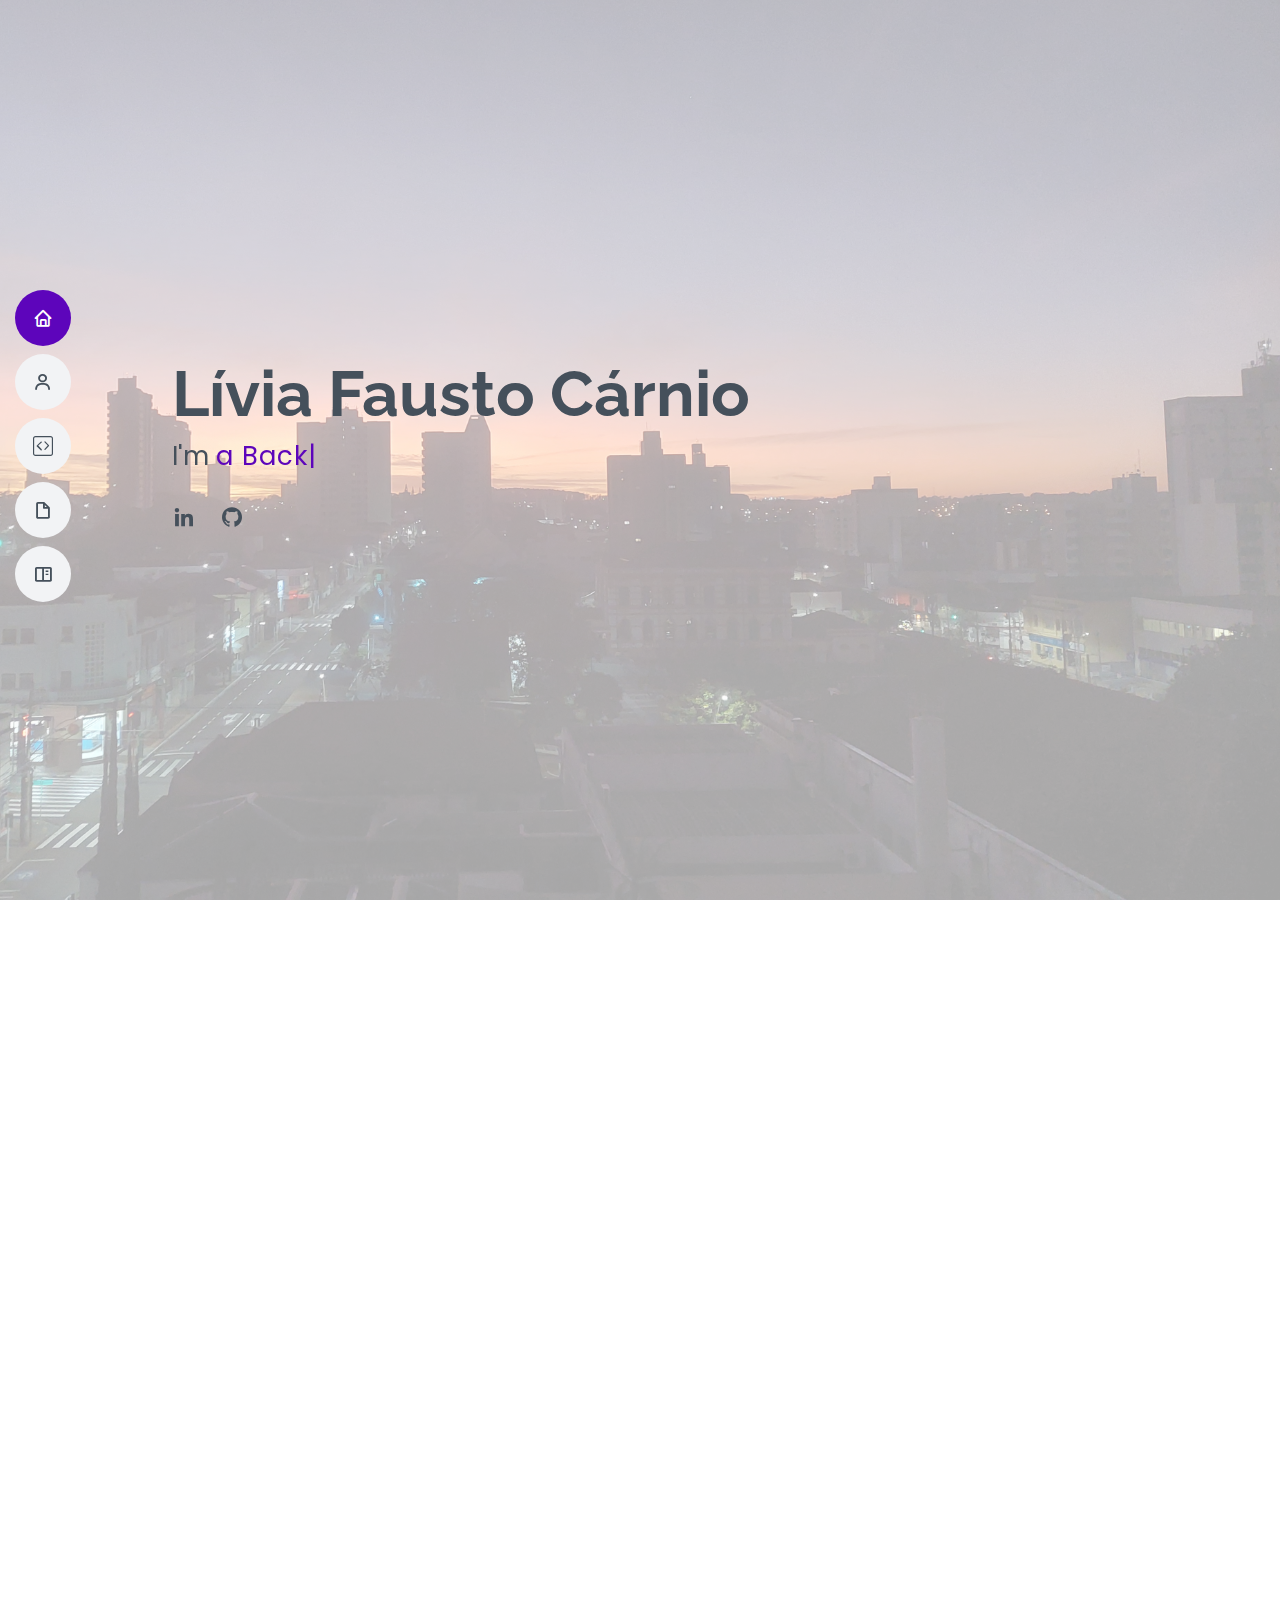
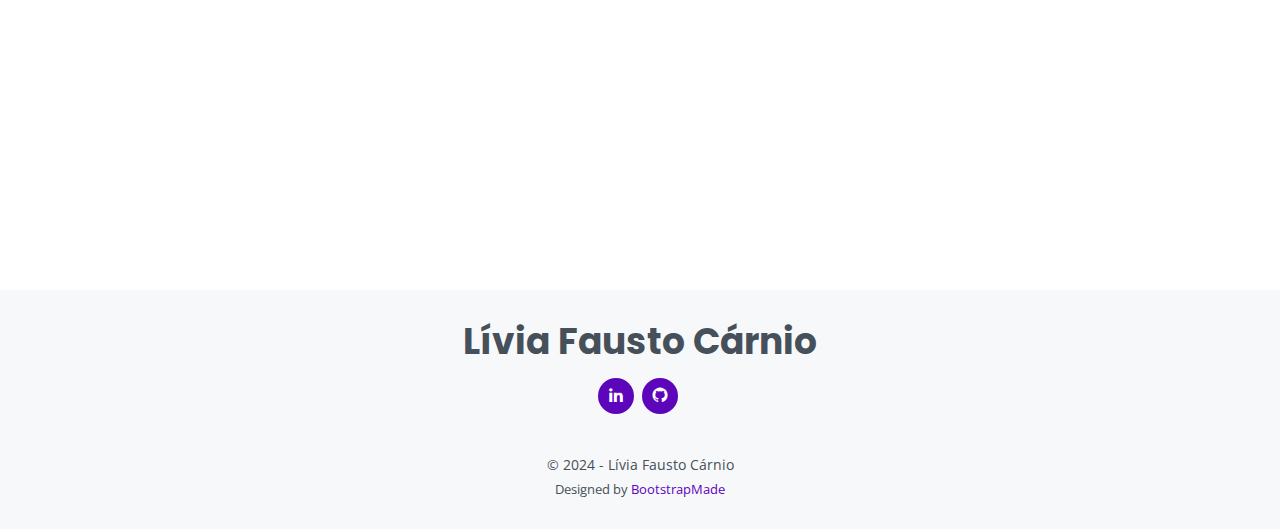
<file: index.html>
<!DOCTYPE html>
<html lang="pt-BR">
    <head>
        <meta charset="UTF-8">
        <meta name="viewport" content="width=device-width, initial-scale=1.0">
        <title>Lívia Fausto Cárnio</title>

        <link href="https://img.icons8.com/ios/250/FFFFFF/source-code.png" rel="icon">

        <!-- Google Fonts -->
        <link href="https://fonts.googleapis.com/css?family=Open+Sans:300,300i,400,400i,600,600i,700,700i|Raleway:300,300i,400,400i,500,500i,600,600i,700,700i|Poppins:300,300i,400,400i,500,500i,600,600i,700,700i" rel="stylesheet">

        <!-- Vendor CSS Files -->
        <link href="assets/vendor/aos/aos.css" rel="stylesheet">
        <link href="assets/vendor/bootstrap/css/bootstrap.min.css" rel="stylesheet">
        <link href="assets/vendor/bootstrap-icons/bootstrap-icons.css" rel="stylesheet">
        <link href="assets/vendor/boxicons/css/boxicons.min.css" rel="stylesheet">
        <link href="assets/vendor/glightbox/css/glightbox.min.css" rel="stylesheet">
        <link href="assets/vendor/swiper/swiper-bundle.min.css" rel="stylesheet">

        <!-- Project's main CSS file -->
        <link href="assets/css/style.css" rel="stylesheet">

        <!-- =======================================================
        * Template Name: MyResume
        * Template URL: https://bootstrapmade.com/free-html-bootstrap-template-my-resume/
        * Updated: Mar 17 2024 with Bootstrap v5.3.3
        * Author: BootstrapMade.com
        * License: https://bootstrapmade.com/license/
        ======================================================== -->
    </head>
    <body>
        <i class="bi bi-list mobile-nav-toggle d-lg-none"></i>

        <!-- ======= Header ======= -->
        <header id="header" class="d-flex flex-column justify-content-center">
            <nav id="navbar" class="navbar nav-menu">
                <ul>
                    <li><a href="#hero"class="nav-link scrollto active"><i class="bx bx-home"></i> <span>Home</span></a></li>
                    <li><a href="#about" class="nav-link scrollto"><i class="bx bx-user"></i> <span>Sobre</span></a></li>
                    <li><a href="#skills" class="nav-link scrollto"><i class="bi bi-code-square"></i> <span>Habilidades</span></a></li>
                    <li><a href="#resume" class="nav-link scrollto"><i class="bx bx-file-blank"></i> <span>Currículo</span></a></li>
                    <li><a href="#portfolio" class="nav-link scrollto"><i class="bx bx-book-content"></i> <span>Projetos</span></a></li>
                </ul>
            </nav>
        </header>

        <!-- ======= Hero Section ======= -->
        <section id="hero" class="d-flex flex-column justify-content-center">
            <div class="container" data-aos="zoom-in" data-aos-delay="100">
                <h1>Lívia Fausto Cárnio</h1>
                <p>I'm <span class="typed" data-typed-items="a Backend Software Engineer, a Problem Solver, Human"></span></p>
                <div class="social-links">
                    <a href="https://www.linkedin.com/in/liviafausto/" class="linkedin"><i class="bx bxl-linkedin"></i></a>
                    <a href="https://github.com/liviafausto" class="github"><i class="bx bxl-github"></i></a>
                </div>
            </div>
        </section>

        <main id="main">
            <!-- ======= About Section ======= -->
            <section id="about" class="about">
                <div class="container" data-aos="fade-up">
                    <div class="section-title">
                        <h2>Sobre</h2>
                    </div>
                    <div class="row">
                        <div class="col-lg-4">
                            <img src="assets/img/profile-pic.jpeg" class="img-fluid" alt="Profile picture">
                        </div>
                        <div class="col-lg-8 pt-4 pt-lg-0 content">
                            <h3>Desenvolvedora de Sistemas Backend</h3>
                            <p class="fst-italic">
                                Atualmente estou cursando Sistemas de Informação na USP e trabalhando em período integral com desenvolvimento e sustentação de sistemas back-end em Java. Sou apaixonada por tecnologia e por aprender novos assuntos. Busco aprimorar meu conhecimento cada vez mais para construir sistemas eficientes e funcionais com segurança e qualidade.
                            </p>
                            <div class="row">
                                <div class="col-lg-6">
                                    <ul>
                                        <li><i class="bi bi-chevron-right"></i> <strong>Aniversário:</strong> <span>3 de abril</span></li>
                                        <li><i class="bi bi-chevron-right"></i> <strong>Cidade:</strong> <span>São Carlos, SP</span></li>
                                    </ul>
                                </div>
                                <div class="col-lg-6">
                                    <ul>
                                      <li><i class="bi bi-chevron-right"></i> <strong>Idade:</strong> <span>21</span></li>
                                      <li><i class="bi bi-chevron-right"></i> <strong>Grau de Formação:</strong> <span>Bacharelado</span></li>
                                    </ul>
                                  </div>
                            </div>
                            <p>
                                Comecei minha jornada na tecnologia lá por volta de 2019, quando decidi fazer uma simples página customizada de presente de aniversário para minha amiga usando apenas HTML e CSS - aprendi tudo através de vídeos na internet. Foi nesse ano que tive certeza que iria seguir na área da tecnologia.
                            </p>
                            <p>
                                Em 2022, realizei um dos meus maiores sonhos: entrei para o curso de Bacharelado em Sistemas de Informação na USP de São Carlos. Com o tempo e o aprendizado na faculdade, comecei a me interessar mais pelo back-end, principalmente pela linguagem Java. Em julho de 2023 consegui minha primeira oportunidade de estágio.
                            </p>
                        </div>
                    </div>

                </div>

            </section>

            <!-- ======= Skills Section ======= -->
            <section id="skills" class="skills section-bg">
                <div class="container" data-aos="fade-up">
                    <div class="section-title">
                        <h2>Habilidades</h2>
                    </div>
        
                    <div class="row skills-content">
                        <div class="col-lg-6">

                            <div class="progress">
                                <span class="skill">C <i class="val">100%</i></span>
                                <div class="progress-bar-wrap">
                                    <div class="progress-bar" role="progressbar" aria-valuenow="100" aria-valuemin="0" aria-valuemax="100"></div>
                                </div>
                            </div>

                            <div class="progress">
                                <span class="skill">Java <i class="val">100%</i></span>
                                <div class="progress-bar-wrap">
                                    <div class="progress-bar" role="progressbar" aria-valuenow="100" aria-valuemin="0" aria-valuemax="100"></div>
                                </div>
                            </div>
        
                            <div class="progress">
                                <span class="skill">Spring <i class="val">90%</i></span>
                                <div class="progress-bar-wrap">
                                    <div class="progress-bar" role="progressbar" aria-valuenow="90" aria-valuemin="0" aria-valuemax="100"></div>
                                </div>
                            </div>

                            <div class="progress">
                                <span class="skill">Docker <i class="val">40%</i></span>
                                <div class="progress-bar-wrap">
                                    <div class="progress-bar" role="progressbar" aria-valuenow="40" aria-valuemin="0" aria-valuemax="100"></div>
                                </div>
                            </div>

                        </div>
        
                        <div class="col-lg-6">

                            <div class="progress">
                                <span class="skill">Oracle DB <i class="val">80%</i></span>
                                <div class="progress-bar-wrap">
                                    <div class="progress-bar" role="progressbar" aria-valuenow="80" aria-valuemin="0" aria-valuemax="100"></div>
                                </div>
                            </div>

                            <div class="progress">
                                <span class="skill">PostgreSQL <i class="val">75%</i></span>
                                <div class="progress-bar-wrap">
                                    <div class="progress-bar" role="progressbar" aria-valuenow="75" aria-valuemin="0" aria-valuemax="100"></div>
                                </div>
                            </div>

                            <div class="progress">
                                <span class="skill">HTML <i class="val">60%</i></span>
                                <div class="progress-bar-wrap">
                                    <div class="progress-bar" role="progressbar" aria-valuenow="60" aria-valuemin="0" aria-valuemax="100"></div>
                                </div>
                            </div>

                            <div class="progress">
                                <span class="skill">CSS <i class="val">50%</i></span>
                                <div class="progress-bar-wrap">
                                    <div class="progress-bar" role="progressbar" aria-valuenow="50" aria-valuemin="0" aria-valuemax="100"></div>
                                </div>
                            </div>

                        </div>
                    </div>
                </div>
            </section>

            <!-- ======= Resume Section ======= -->
            <section id="resume" class="resume">
                <div class="container" data-aos="fade-up">

                    <div class="section-title">
                        <h2>Currículo</h2>
                    </div>

                    <div class="row">
                        <div class="col-lg-6">

                            <h3 class="resume-title">Educação</h3>
                            <div class="resume-item">
                                <h4>Bacharelado em Sistemas de Informação</h4>
                                <h5>2022 - Presente</h5>
                                <p><em>Universidade de São Paulo - São Carlos, SP - Brasil</em></p>
                                <p>Curso que fornece uma boa formação matemática e uma sólida formação em computação, principalmente de técnicas de programação e metodologias para o desenvolvimento de sistemas de informação. <a href="https://www.icmc.usp.br/graduacao/sistemas-de-informacao-bacharelado">Saiba mais</a>.</p>
                            </div>

                            <h3 class="resume-title">Certificados</h3>
                            <div class="resume-item">
                                <h4>Certificado de Inglês Avançado (C1 Advanced)</h4>
                                <h5>dez de 2019</h5>
                                <p><em>Cambridge Assessment English</em></p>
                                <p>C1 Advanced, anteriormente denominado Cambridge English: Advanced (CAE), é uma das <a href="https://www.cambridgeenglish.org/br/exams-and-tests/qualifications/">Qualificações Cambridge English</a>.</p>
                                <ul>
                                    <li>Pontuação: 193/210</li>
                                    <li>Código da credencial: <b>19CBR0220012</b></li>
                                  </ul>
                            </div>

                        </div>

                        <div class="col-lg-6">

                            <h3 class="resume-title">Experiência Profissional</h3>
                            <div class="resume-item">
                                <h4>Desenvolvedora de sistemas júnior</h4>
                                <h5>out de 2023 - Presente</h5>
                                <p><em>DBC Company - Remoto - Brasil</em></p>
                                <ul>
                                    <li>Sustentação de aplicações Web Java</li>
                                    <li>Investigação de incidentes em ambiente Azure</li>
                                    <li>Troubleshooting de problemas envolvendo servidores on-premises</li>
                                    <li>Migração de projetos legados on-premises para ambiente Cloud Azure</li>
                                  </ul>
                            </div>

                            <div class="resume-item">
                                <h4>Estágio em engenharia de software</h4>
                                <h5>jul de 2023 - set de 2023</h5>
                                <p><em>DBC Company - Remoto - Brasil</em></p>
                                <ul>
                                    <li>Desenvolvimento de aplicações back-end com Java e Spring Boot</li>
                                    <li>Criação de scripts para schema de bancos de dados Oracle</li>
                                    <li>Criação de Dockerfile para aplicações back-end</li>
                                    <li>Participação nos ritos de Desenvolvimento Ágil</li>
                                </ul>
                            </div>

                        </div>
                    </div>

                </div>
            </section>

            <!-- ======= Portfolio Section ======= -->
            <section id="portfolio" class="portfolio section-bg">
                <div class="container" data-aos="fade-up">
                    <div class="section-title">
                        <h2>Portfólio</h2>
                    </div>

                    <div class="row">
                        <div class="col-lg-12 d-flex justify-content-center" data-aos="fade-up" data-aos-delay="100">
                            <ul id="portfolio-flters">
                                <li data-filter="*" class="filter-active">All</li>
                                <li data-filter=".filter-desktop">Desktop</li>
                                <li data-filter=".filter-web">Web</li>
                            </ul>
                        </div>
                    </div>

                    <div class="row portfolio-container" data-aos="fade-up" data-aos-delay="200">
                        <div class="col-lg-4 col-md-6 portfolio-item filter-desktop">
                            <div class="portfolio-wrap">
                                <img src="assets/img/portfolio/chess-system/felix-mittermeier-nAjil1z3eLk-unsplash.jpg" class="img-fluid" alt="Tabuleiro de xadrez com o rei branco caído no centro enquanto as outras peças formam um círculo envolta dele.">
                                <div class="portfolio-info">
                                    <h4>Jogo de Xadrez</h4>
                                    <p>Desktop</p>
                                    <div class="portfolio-links">
                                        <a href="assets/img/portfolio/chess-system/felix-mittermeier-nAjil1z3eLk-unsplash.jpg" data-gallery="portfolioGallery" class="portfolio-lightbox" title="Jogo de Xadrez"><i class="bx bx-plus"></i></a>
                                        <a href="jogo-de-xadrez.html" class="portfolio-details-lightbox" data-glightbox="type: external" title="Jogo de Xadrez"><i class="bx bx-link"></i></a>
                                    </div>
                                </div>
                            </div>
                        </div>

                        <div class="col-lg-4 col-md-6 portfolio-item filter-web">
                            <div class="portfolio-wrap">
                                <img src="assets/img/portfolio/flixsync/alex-litvin-MAYsdoYpGuk-unsplash.jpg" class="img-fluid" alt="Projetor de filme ligado">
                                <div class="portfolio-info">
                                    <h4>FlixSync</h4>
                                    <p>Web</p>
                                    <div class="portfolio-links">
                                        <a href="assets/img/portfolio/flixsync/alex-litvin-MAYsdoYpGuk-unsplash.jpg" data-gallery="portfolioGallery" class="portfolio-lightbox" title="FlixSync"><i class="bx bx-plus"></i></a>
                                        <a href="flixsync.html" class="portfolio-details-lightbox" data-glightbox="type: external" title="FlixSync"><i class="bx bx-link"></i></a>
                                    </div>
                                </div>
                            </div>
                        </div>
                    </div>
                </div>
            </section>
            
        </main>

        <footer id="footer">
            <div class="container">
                <h3>Lívia Fausto Cárnio</h3>
            </div>
            <div class="social-links">
                <a href="https://www.linkedin.com/in/liviafausto/" class="linkedin"><i class="bx bxl-linkedin"></i></a>
                <a href="https://github.com/liviafausto" class="github"><i class="bx bxl-github"></i></a>
            </div>
            <div class="copyright">
                &copy; 2024 - Lívia Fausto Cárnio
            </div>
            <div class="credits">
                Designed by <a href="https://bootstrapmade.com/">BootstrapMade</a>
              </div>
        </footer>


        <div id="preloader"></div>
        <a href="#" class="back-to-top d-flex align-items-center justify-content-center"><i class="bi bi-arrow-up-short"></i></a>

        <!-- Vendor JS Files -->
        <script src="assets/vendor/purecounter/purecounter_vanilla.js"></script>
        <script src="assets/vendor/aos/aos.js"></script>
        <script src="assets/vendor/bootstrap/js/bootstrap.bundle.min.js"></script>
        <script src="assets/vendor/glightbox/js/glightbox.min.js"></script>
        <script src="assets/vendor/isotope-layout/isotope.pkgd.min.js"></script>
        <script src="assets/vendor/swiper/swiper-bundle.min.js"></script>
        <script src="assets/vendor/typed.js/typed.umd.js"></script>
        <script src="assets/vendor/waypoints/noframework.waypoints.js"></script>
        <script src="assets/vendor/php-email-form/validate.js"></script>

        <!-- Project's main JS File -->
        <script src="assets/js/main.js"></script>

    </body>
</html>
</file>
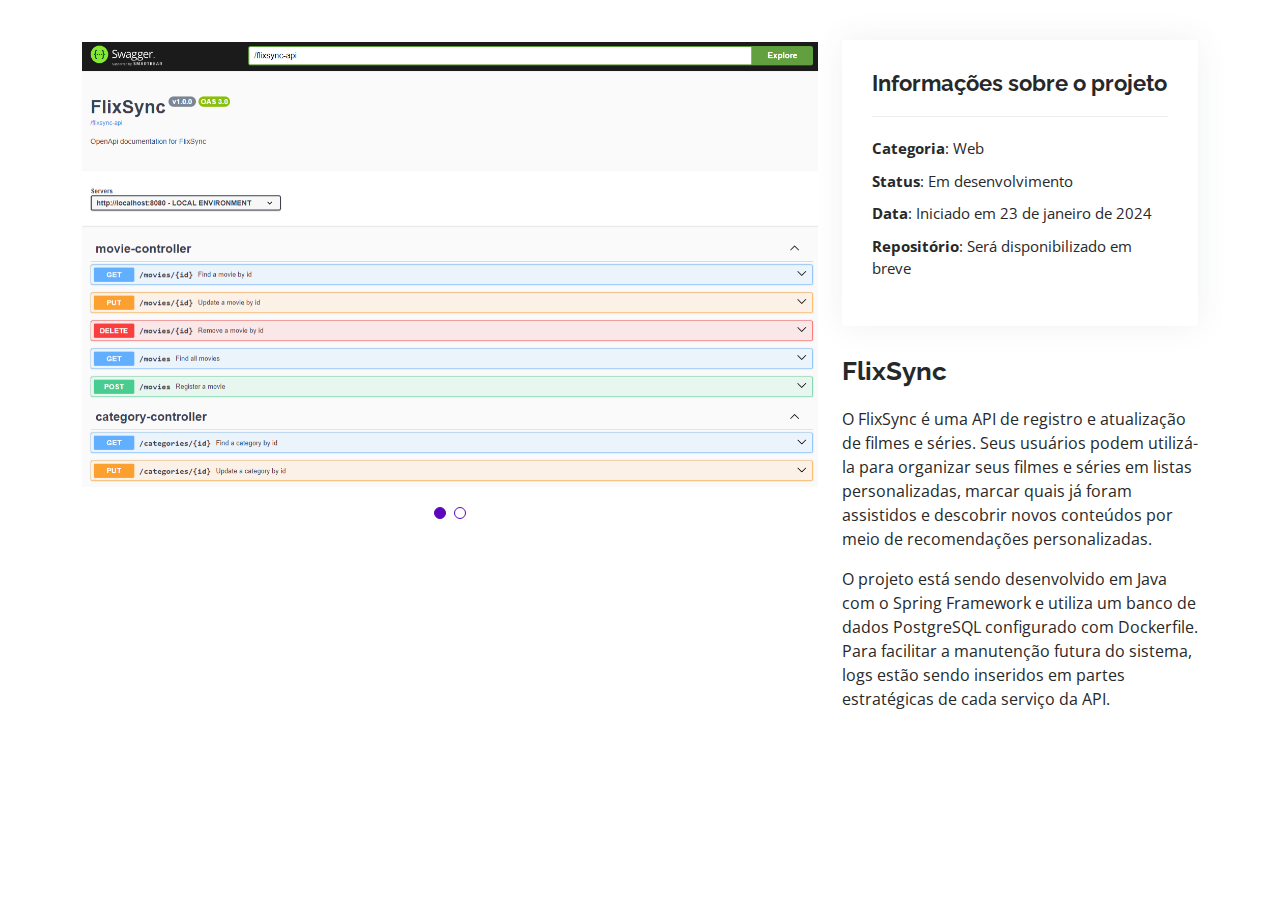
<file: flixsync.html>
<!DOCTYPE html>
<html lang="pt-BR">
    <head>
        <meta charset="UTF-8">
        <meta name="viewport" content="width=device-width, initial-scale=1.0">
        <title>FlixSync</title>

        <!-- Google Fonts -->
        <link href="https://fonts.googleapis.com/css?family=Open+Sans:300,300i,400,400i,600,600i,700,700i|Raleway:300,300i,400,400i,500,500i,600,600i,700,700i|Poppins:300,300i,400,400i,500,500i,600,600i,700,700i" rel="stylesheet">

        <!-- Vendor CSS Files -->
        <link href="assets/vendor/aos/aos.css" rel="stylesheet">
        <link href="assets/vendor/bootstrap/css/bootstrap.min.css" rel="stylesheet">
        <link href="assets/vendor/bootstrap-icons/bootstrap-icons.css" rel="stylesheet">
        <link href="assets/vendor/boxicons/css/boxicons.min.css" rel="stylesheet">
        <link href="assets/vendor/glightbox/css/glightbox.min.css" rel="stylesheet">
        <link href="assets/vendor/swiper/swiper-bundle.min.css" rel="stylesheet">

        <!-- Project's main CSS file -->
        <link href="assets/css/style.css" rel="stylesheet">

        <!-- =======================================================
        * Template Name: MyResume
        * Template URL: https://bootstrapmade.com/free-html-bootstrap-template-my-resume/
        * Updated: Mar 17 2024 with Bootstrap v5.3.3
        * Author: BootstrapMade.com
        * License: https://bootstrapmade.com/license/
        ======================================================== -->
    </head>
    <body>
        <main>
            <!-- ======= Portfolio Details Section ======= -->
            <section id="portfolio-details" class="portfolio-details">
                <div class="container">
                    <div class="row gy-4">
                        <div class="col-lg-8">
                            <div class="portfolio-details-slider swiper">
                                <div class="swiper-wrapper align-items-center">
                                    
                                    <div class="swiper-slide">
                                        <img src="assets/img/portfolio/flixsync/flixsync-01.png" alt="Swagger do FlixSync que mostra alguns dos endpoints básicos já desenvolvidos para filmes e categorias.">
                                    </div>

                                    <div class="swiper-slide">
                                        <img src="assets/img/portfolio/flixsync/flixsync-02.png" alt="Swagger do FlixSync que mostra o método de buscar categoria por ID executado com sucesso.">
                                    </div>

                                </div>
                                <div class="swiper-pagination"></div>
                            </div>
                        </div>

                        <div class="col-lg-4">
                            <div class="portfolio-info">
                                <h3>Informações sobre o projeto</h3>
                                <ul>
                                    <li><strong>Categoria</strong>: Web</li>
                                    <li><strong>Status</strong>: Em desenvolvimento</li>
                                    <li><strong>Data</strong>: Iniciado em 23 de janeiro de 2024</li>
                                    <li><strong>Repositório</strong>: Será disponibilizado em breve</li>
                                    <!--<a href="https://github.com/liviafausto/FlixSync">github.com/liviafausto/FlixSync</a>-->
                                </ul>
                            </div>

                            <div class="portfolio-description">
                                <h2>FlixSync</h2>
                                <p>
                                    O FlixSync é uma API de registro e atualização de filmes e séries. Seus usuários podem utilizá-la para organizar seus filmes e séries em listas personalizadas, marcar quais já foram assistidos e descobrir novos conteúdos por meio de recomendações personalizadas.
                                </p>
                                <p>
                                    O projeto está sendo desenvolvido em Java com o Spring Framework e utiliza um banco de dados PostgreSQL configurado com Dockerfile. Para facilitar a manutenção futura do sistema, logs estão sendo inseridos em partes estratégicas de cada serviço da API.
                                </p>
                            </div>
                        </div>
                    </div>
                </div>
            </section>

        </main>

        <div id="preloader"></div>
        <a href="#" class="back-to-top d-flex align-items-center justify-content-center"><i class="bi bi-arrow-up-short"></i></a>
      
        <!-- Vendor JS Files -->
        <script src="assets/vendor/purecounter/purecounter_vanilla.js"></script>
        <script src="assets/vendor/aos/aos.js"></script>
        <script src="assets/vendor/bootstrap/js/bootstrap.bundle.min.js"></script>
        <script src="assets/vendor/glightbox/js/glightbox.min.js"></script>
        <script src="assets/vendor/isotope-layout/isotope.pkgd.min.js"></script>
        <script src="assets/vendor/swiper/swiper-bundle.min.js"></script>
        <script src="assets/vendor/typed.js/typed.umd.js"></script>
        <script src="assets/vendor/waypoints/noframework.waypoints.js"></script>
        <script src="assets/vendor/php-email-form/validate.js"></script>
      
        <!-- Template Main JS File -->
        <script src="assets/js/main.js"></script>

    </body>
</html>
</file>
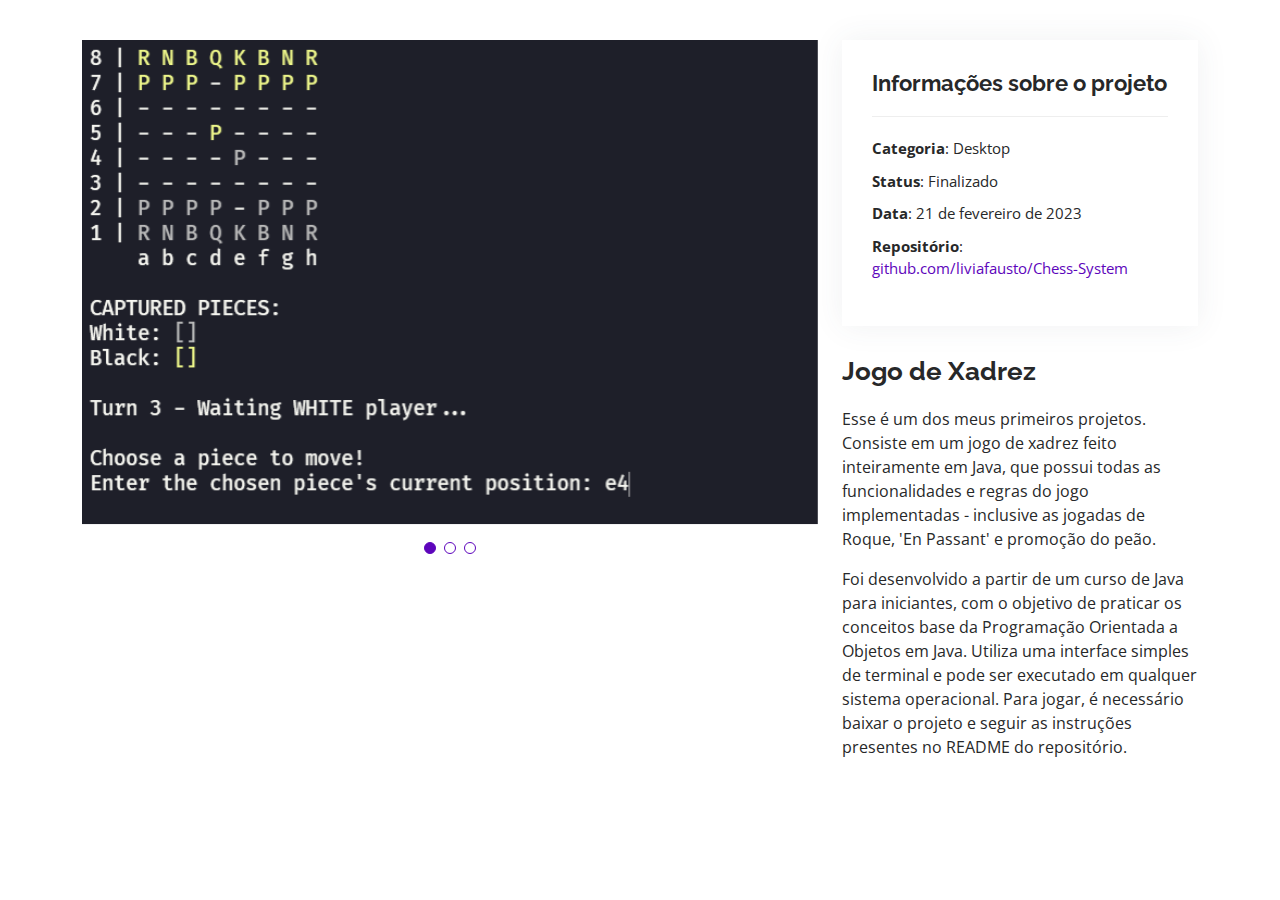
<file: jogo-de-xadrez.html>
<!DOCTYPE html>
<html lang="pt-BR">
    <head>
        <meta charset="UTF-8">
        <meta name="viewport" content="width=device-width, initial-scale=1.0">
        <title>Jogo de Xadrez</title>

        <!-- Google Fonts -->
        <link href="https://fonts.googleapis.com/css?family=Open+Sans:300,300i,400,400i,600,600i,700,700i|Raleway:300,300i,400,400i,500,500i,600,600i,700,700i|Poppins:300,300i,400,400i,500,500i,600,600i,700,700i" rel="stylesheet">

        <!-- Vendor CSS Files -->
        <link href="assets/vendor/aos/aos.css" rel="stylesheet">
        <link href="assets/vendor/bootstrap/css/bootstrap.min.css" rel="stylesheet">
        <link href="assets/vendor/bootstrap-icons/bootstrap-icons.css" rel="stylesheet">
        <link href="assets/vendor/boxicons/css/boxicons.min.css" rel="stylesheet">
        <link href="assets/vendor/glightbox/css/glightbox.min.css" rel="stylesheet">
        <link href="assets/vendor/swiper/swiper-bundle.min.css" rel="stylesheet">

        <!-- Project's main CSS file -->
        <link href="assets/css/style.css" rel="stylesheet">

        <!-- =======================================================
        * Template Name: MyResume
        * Template URL: https://bootstrapmade.com/free-html-bootstrap-template-my-resume/
        * Updated: Mar 17 2024 with Bootstrap v5.3.3
        * Author: BootstrapMade.com
        * License: https://bootstrapmade.com/license/
        ======================================================== -->
    </head>
    <body>
        <main>
            <!-- ======= Portfolio Details Section ======= -->
            <section id="portfolio-details" class="portfolio-details">
                <div class="container">
                    <div class="row gy-4">
                        <div class="col-lg-8">
                            <div class="portfolio-details-slider swiper">
                                <div class="swiper-wrapper align-items-center">

                                    <div class="swiper-slide">
                                        <img src="assets/img/portfolio/chess-system/chess-system-01.png" alt="Jogo de xadrez em execução no terminal, no qual o jogador identifica qual peça quer mover.">
                                    </div>

                                    <div class="swiper-slide">
                                        <img src="assets/img/portfolio/chess-system/chess-system-02.png" alt="Jogo de xadrez em execução no terminal, no qual o jogador identifica para qual posição quer mover sua peça.">
                                    </div>

                                    <div class="swiper-slide">
                                        <img src="assets/img/portfolio/chess-system/chess-system-03.png" alt="Jogo de xadrez em execução no terminal, no qual o jogador capturou uma peça de seu adversário.">
                                    </div>

                                </div>
                                <div class="swiper-pagination"></div>
                            </div>
                        </div>

                        <div class="col-lg-4">
                            <div class="portfolio-info">
                                <h3>Informações sobre o projeto</h3>
                                <ul>
                                  <li><strong>Categoria</strong>: Desktop</li>
                                  <li><strong>Status</strong>: Finalizado</li>
                                  <li><strong>Data</strong>: 21 de fevereiro de 2023</li>
                                  <li><strong>Repositório</strong>: <a href="https://github.com/liviafausto/Chess-System">github.com/liviafausto/Chess-System</a></li>
                                </ul>
                            </div>

                            <div class="portfolio-description">
                                <h2>Jogo de Xadrez</h2>
                                <p>
                                    Esse é um dos meus primeiros projetos. Consiste em um jogo de xadrez feito inteiramente em Java, que possui todas as funcionalidades e regras do jogo implementadas - inclusive as jogadas de Roque, 'En Passant' e promoção do peão.
                                </p>
                                <p>
                                    Foi desenvolvido a partir de um curso de Java para iniciantes, com o objetivo de praticar os conceitos base da Programação Orientada a Objetos em Java. Utiliza uma interface simples de terminal e pode ser executado em qualquer sistema operacional. Para jogar, é necessário baixar o projeto e seguir as instruções presentes no README do repositório.
                                </p>
                            </div>
                        </div>
                    </div>
                </div>
            </section>

        </main>

        <div id="preloader"></div>
        <a href="#" class="back-to-top d-flex align-items-center justify-content-center"><i class="bi bi-arrow-up-short"></i></a>
      
        <!-- Vendor JS Files -->
        <script src="assets/vendor/purecounter/purecounter_vanilla.js"></script>
        <script src="assets/vendor/aos/aos.js"></script>
        <script src="assets/vendor/bootstrap/js/bootstrap.bundle.min.js"></script>
        <script src="assets/vendor/glightbox/js/glightbox.min.js"></script>
        <script src="assets/vendor/isotope-layout/isotope.pkgd.min.js"></script>
        <script src="assets/vendor/swiper/swiper-bundle.min.js"></script>
        <script src="assets/vendor/typed.js/typed.umd.js"></script>
        <script src="assets/vendor/waypoints/noframework.waypoints.js"></script>
        <script src="assets/vendor/php-email-form/validate.js"></script>
      
        <!-- Template Main JS File -->
        <script src="assets/js/main.js"></script>

    </body>
</html>
</file>
<file: assets/css/style.css>
/**
* Template Name: MyResume
* Template URL: https://bootstrapmade.com/free-html-bootstrap-template-my-resume/
* Updated: Mar 17 2024 with Bootstrap v5.3.3
* Author: BootstrapMade.com
* License: https://bootstrapmade.com/license/
*/

/*--------------------------------------------------------------
# General
--------------------------------------------------------------*/
body {
    font-family: "Open Sans", sans-serif;
    color: #272829;
}

a {
    color: #5d05bb;
    text-decoration: none;
}

a:hover {
    color: #8545ca;
    text-decoration: none;
}

h1, h2, h3, h4, h5, h6 {
  font-family: "Raleway", sans-serif;
}

/*--------------------------------------------------------------
# Back to top button
--------------------------------------------------------------*/
.back-to-top {
    position: fixed;
    visibility: hidden;
    opacity: 0;
    right: 15px;
    bottom: 15px;
    z-index: 996;
    background: #5d05bb;
    width: 40px;
    height: 40px;
    border-radius: 50px;
    transition: all 0.4s;
}
  
.back-to-top i {
    font-size: 28px;
    color: #fff;
    line-height: 0;
}
  
.back-to-top:hover {
    background: #0678e3;
    color: #fff;
}
  
.back-to-top.active {
    visibility: visible;
    opacity: 1;
}

/*--------------------------------------------------------------
# Preloader
--------------------------------------------------------------*/
#preloader {
    position: fixed;
    top: 0;
    left: 0;
    right: 0;
    bottom: 0;
    z-index: 9999;
    overflow: hidden;
    background: #fff;
}
  
#preloader:before {
    content: "";
    position: fixed;
    top: calc(50% - 30px);
    left: calc(50% - 30px);
    border: 6px solid #5d05bb;
    border-top-color: #fff;
    border-bottom-color: #fff;
    border-radius: 50%;
    width: 60px;
    height: 60px;
    animation: animate-preloader 1s linear infinite;
}
  
@keyframes animate-preloader {
    0% {
      transform: rotate(0deg);
    }
  
    100% {
      transform: rotate(360deg);
    }
}
  
/*--------------------------------------------------------------
# Disable aos animation delay on mobile devices
--------------------------------------------------------------*/
@media screen and (max-width: 768px) {
    [data-aos-delay] {
      transition-delay: 0 !important;
    }
}

/*--------------------------------------------------------------
# Header
--------------------------------------------------------------*/
#header {
    position: fixed;
    top: 0;
    left: 0;
    bottom: 0;
    z-index: 9997;
    transition: all 0.5s;
    padding: 15px;
    overflow-y: auto;
}

@media (max-width: 991px) {
    #header {
      width: 300px;
      background: #fff;
      border-right: 1px solid #e6e9ec;
      left: -300px;
    }
}

@media (min-width: 991px) {
    #main {
      margin-left: 100px;
    }
}

/*--------------------------------------------------------------
# Navigation Menu
--------------------------------------------------------------*/
/**
* Desktop Navigation 
*/
.nav-menu {
    padding: 0;
    display: block;
}

.nav-menu * {
    margin: 0;
    padding: 0;
    list-style: none;
}

.nav-menu>ul>li {
    position: relative;
    white-space: nowrap;
}

.nav-menu a,
.nav-menu a:focus {
  display: flex;
  align-items: center;
  color: #45505b;
  padding: 10px 18px;
  margin-bottom: 8px;
  transition: 0.3s;
  font-size: 15px;
  border-radius: 50px;
  background: #f2f3f5;
  height: 56px;
  width: 100%;
  overflow: hidden;
  transition: 0.3s;
}

.nav-menu a i,
.nav-menu a:focus i {
  font-size: 20px;
}

.nav-menu a span,
.nav-menu a:focus span {
  padding: 0 5px 0 7px;
  color: #45505b;
}

@media (min-width: 992px) {
  .nav-menu a,
  .nav-menu a:focus {
    width: 56px;
  }

  .nav-menu a span,
  .nav-menu a:focus span {
    display: none;
    color: #fff;
  }
}

.nav-menu a:hover,
.nav-menu .active,
.nav-menu .active:focus,
.nav-menu li:hover>a {
  color: #fff;
  background: #5d05bb;
}

.nav-menu a:hover span,
.nav-menu .active span,
.nav-menu .active:focus span,
.nav-menu li:hover>a span {
  color: #fff;
}

.nav-menu a:hover,
.nav-menu li:hover>a {
  width: 100%;
  color: #fff;
}

.nav-menu a:hover span,
.nav-menu li:hover>a span {
  display: block;
}

/**
* Mobile Navigation 
*/
.mobile-nav-toggle {
    position: fixed;
    right: 10px;
    top: 10px;
    z-index: 9998;
    border: 0;
    background: none;
    font-size: 28px;
    transition: all 0.4s;
    outline: none !important;
    line-height: 0;
    cursor: pointer;
    border-radius: 50px;
    padding: 5px;
}

.mobile-nav-toggle i {
    color: #45505b;
}

.mobile-nav-active {
    overflow: hidden;
}

.mobile-nav-active #header {
    left: 0;
}

.mobile-nav-active .mobile-nav-toggle {
    color: #fff;
    background-color: #5d05bb;
}

/*--------------------------------------------------------------
# Hero Section
--------------------------------------------------------------*/
#hero {
    width: 100%;
    height: 100vh;
    background: url("../img/cover.jpg") top right no-repeat;
    background-size: cover;
    position: relative;
}

@media (min-width: 992px) {
    #hero {
      padding-left: 160px;
    }
}

#hero:before {
    content: "";
    background: rgba(255, 255, 255, 0.65);
    position: absolute;
    bottom: 0;
    top: 0;
    left: 0;
    right: 0;
}

#hero h1 {
    margin: 0;
    font-size: 64px;
    font-weight: 700;
    line-height: 56px;
    color: #45505b;
}

#hero p {
    color: #45505b;
    margin: 15px 0 0 0;
    font-size: 26px;
    font-family: "Poppins", sans-serif;
}

#hero p span {
    color: #5d05bb;
    letter-spacing: 1px;
}

#hero .social-links {
    margin-top: 30px;
}
  
#hero .social-links a {
    font-size: 24px;
    display: inline-block;
    color: #45505b;
    line-height: 1;
    margin-right: 20px;
    transition: 0.3s;
}
  
#hero .social-links a:hover {
    color: #5d05bb;
}
  
@media (max-width: 992px) {
    #hero {
      text-align: center;
    }
  
    #hero h1 {
      font-size: 32px;
      line-height: 36px;
    }
  
    #hero p {
      margin-top: 10px;
      font-size: 20px;
      line-height: 24px;
    }
}
/*--------------------------------------------------------------
# Sections General
--------------------------------------------------------------*/
section {
    padding: 60px 0;
    overflow: hidden;
}

.section-title {
    text-align: center;
    padding-bottom: 30px;
}

.section-title h2 {
    font-size: 32px;
    font-weight: bold;
    text-transform: uppercase;
    margin-bottom: 20px;
    padding-bottom: 20px;
    position: relative;
    color: #45505b;
}

.section-title h2::before {
    content: "";
    position: absolute;
    display: block;
    width: 120px;
    height: 1px;
    background: #ddd;
    bottom: 1px;
    left: calc(50% - 60px);
}
  
.section-title h2::after {
    content: "";
    position: absolute;
    display: block;
    width: 40px;
    height: 3px;
    background: #5d05bb;
    bottom: 0;
    left: calc(50% - 20px);
}

.section-title p {
    margin-bottom: 0;
}

/*--------------------------------------------------------------
# About
--------------------------------------------------------------*/
.about .content h3 {
    font-weight: 700;
    font-size: 26px;
    color: #5d05bbcb;
}

.about .content ul {
    list-style: none;
    padding: 0;
}

.about .content ul li {
    margin-bottom: 20px;
    display: flex;
    align-items: center;
}

.about .content ul strong {
    margin-right: 10px;
}

.about .content ul i {
    font-size: 16px;
    margin-right: 5px;
    color: #5d05bb;
    line-height: 0;
}
  
.about .content p:last-child {
    margin-bottom: 0;
}

/*--------------------------------------------------------------
# Skills
--------------------------------------------------------------*/
.skills .progress {
    height: 60px;
    display: block;
    background: none;
    border-radius: 0;
}
  
.skills .progress .skill {
    padding: 10px 0;
    margin: 0;
    text-transform: uppercase;
    display: block;
    font-weight: 600;
    font-family: "Poppins", sans-serif;
    color: #45505b;
}
  
.skills .progress .skill .val {
    float: right;
    font-style: normal;
}
  
.skills .progress-bar-wrap {
    background: #f2f3f5;
}
  
.skills .progress-bar {
    width: 1px;
    height: 10px;
    transition: 0.9s;
    background-color: #8545ca;
}

/*--------------------------------------------------------------
# Resume
--------------------------------------------------------------*/
.resume .resume-title {
    font-size: 26px;
    font-weight: 700;
    margin-top: 20px;
    margin-bottom: 20px;
    color: #45505b;
}
  
.resume .resume-item {
    padding: 0 0 20px 20px;
    margin-top: -2px;
    border-left: 2px solid #5d05bb;
    position: relative;
}
  
.resume .resume-item h4 {
    line-height: 18px;
    font-size: 18px;
    font-weight: 600;
    text-transform: uppercase;
    font-family: "Poppins", sans-serif;
    color: #5d05bb;
    margin-bottom: 10px;
}
  
.resume .resume-item h5 {
    font-size: 16px;
    background: #f7f8f9;
    padding: 5px 15px;
    display: inline-block;
    font-weight: 600;
    margin-bottom: 10px;
}
  
.resume .resume-item ul {
    padding-left: 20px;
}
  
.resume .resume-item ul li {
    padding-bottom: 10px;
}
  
.resume .resume-item:last-child {
    padding-bottom: 0;
}
  
.resume .resume-item::before {
    content: "";
    position: absolute;
    width: 16px;
    height: 16px;
    border-radius: 50px;
    left: -9px;
    top: 0;
    background: #fff;
    border: 2px solid #5d05bb;
}

/*--------------------------------------------------------------
# Portfolio
--------------------------------------------------------------*/
.portfolio .portfolio-item {
    margin-bottom: 30px;
}

.portfolio #portfolio-flters {
    padding: 0;
    margin: 0 auto 25px auto;
    list-style: none;
    text-align: center;
    background: #fff;
    border-radius: 50px;
    padding: 2px 15px;
}

.portfolio #portfolio-flters li {
    cursor: pointer;
    display: inline-block;
    padding: 10px 15px;
    font-size: 14px;
    font-weight: 600;
    line-height: 1;
    text-transform: uppercase;
    color: #272829;
    margin-bottom: 5px;
    transition: all 0.3s ease-in-out;
}

.portfolio #portfolio-flters li:hover,
.portfolio #portfolio-flters li.filter-active {
  color: #5d05bb;
}

.portfolio #portfolio-flters li:last-child {
    margin-right: 0;
  }
  
.portfolio .portfolio-wrap {
    transition: 0.3s;
    position: relative;
    overflow: hidden;
    z-index: 1;
    background: rgba(69, 80, 91, 0.8);
}
  
.portfolio .portfolio-wrap::before {
    content: "";
    background: rgba(255, 255, 255, 0.7);
    position: absolute;
    left: 30px;
    right: 30px;
    top: 30px;
    bottom: 30px;
    transition: all ease-in-out 0.3s;
    z-index: 2;
    opacity: 0;
}
  
.portfolio .portfolio-wrap .portfolio-info {
    opacity: 0;
    position: absolute;
    top: 0;
    left: 0;
    right: 0;
    bottom: 0;
    text-align: center;
    z-index: 3;
    transition: all ease-in-out 0.3s;
    display: flex;
    flex-direction: column;
    justify-content: center;
    align-items: center;
}
  
.portfolio .portfolio-wrap .portfolio-info::before {
    display: block;
    content: "";
    width: 48px;
    height: 48px;
    position: absolute;
    top: 35px;
    left: 35px;
    border-top: 3px solid #d7dce1;
    border-left: 3px solid #d7dce1;
    transition: all 0.5s ease 0s;
    z-index: 9994;
}
  
.portfolio .portfolio-wrap .portfolio-info::after {
    display: block;
    content: "";
    width: 48px;
    height: 48px;
    position: absolute;
    bottom: 35px;
    right: 35px;
    border-bottom: 3px solid #d7dce1;
    border-right: 3px solid #d7dce1;
    transition: all 0.5s ease 0s;
    z-index: 9994;
}
  
.portfolio .portfolio-wrap .portfolio-info h4 {
    font-size: 20px;
    color: #45505b;
    font-weight: 600;
}
  
.portfolio .portfolio-wrap .portfolio-info p {
    color: #45505b;
    font-size: 14px;
    text-transform: uppercase;
    padding: 0;
    margin: 0;
}
  
.portfolio .portfolio-wrap .portfolio-links {
    text-align: center;
    z-index: 4;
}
  
.portfolio .portfolio-wrap .portfolio-links a {
    color: #45505b;
    margin: 0 2px;
    font-size: 28px;
    display: inline-block;
    transition: 0.3s;
}
  
.portfolio .portfolio-wrap .portfolio-links a:hover {
    color: #5d05bb;
}
  
.portfolio .portfolio-wrap:hover::before {
    top: 0;
    left: 0;
    right: 0;
    bottom: 0;
    opacity: 1;
}
  
.portfolio .portfolio-wrap:hover .portfolio-info {
    opacity: 1;
}
  
.portfolio .portfolio-wrap:hover .portfolio-info::before {
    top: 15px;
    left: 15px;
}
  
.portfolio .portfolio-wrap:hover .portfolio-info::after {
    bottom: 15px;
    right: 15px;
}

/*--------------------------------------------------------------
# Portfolio Details
--------------------------------------------------------------*/
.portfolio-details {
    padding-top: 40px;
}

.portfolio-details .portfolio-details-slider img {
    width: 100%;
}

.portfolio-details .portfolio-details-slider .swiper-pagination {
    margin-top: 20px;
    position: relative;
}

.portfolio-details .portfolio-details-slider .swiper-pagination .swiper-pagination-bullet {
    width: 12px;
    height: 12px;
    background-color: #fff;
    opacity: 1;
    border: 1px solid #5d05bb;
}

.portfolio-details .portfolio-details-slider .swiper-pagination .swiper-pagination-bullet-active {
    background-color: #5d05bb;
}

.portfolio-details .portfolio-info {
    padding: 30px;
    box-shadow: 0px 0 30px rgba(69, 80, 91, 0.08);
}

.portfolio-details .portfolio-info h3 {
    font-size: 22px;
    font-weight: 700;
    margin-bottom: 20px;
    padding-bottom: 20px;
    border-bottom: 1px solid #eee;
}

.portfolio-details .portfolio-info ul {
    list-style: none;
    padding: 0;
    font-size: 15px;
}

.portfolio-details .portfolio-info ul li+li {
    margin-top: 10px;
}

.portfolio-details .portfolio-description {
    padding-top: 30px;
}

.portfolio-details .portfolio-description h2 {
    font-size: 26px;
    font-weight: 700;
    margin-bottom: 20px;
}
  
.portfolio-details .portfolio-description p {
    padding: 0;
}


/*--------------------------------------------------------------
# Footer
--------------------------------------------------------------*/
#footer {
    background: #f7f8f9;
    color: #45505b;
    font-size: 14px;
    text-align: center;
    padding: 30px 0;
}

#footer h3 {
    font-size: 36px;
    font-weight: 700;
    position: relative;
    font-family: "Poppins", sans-serif;
    padding: 0;
    margin: 0 0 15px 0;
}

#footer p {
    font-size: 15;
    font-style: italic;
    padding: 0;
    margin: 0 0 40px 0;
}

#footer .social-links {
    margin: 0 0 40px 0;
}

#footer .social-links a {
    font-size: 18px;
    display: inline-block;
    background: #5d05bb;
    color: #fff;
    line-height: 1;
    padding: 8px 0;
    margin-right: 4px;
    border-radius: 50%;
    text-align: center;
    width: 36px;
    height: 36px;
    transition: 0.3s;
}
  
#footer .social-links a:hover {
    background: #8545ca;
    color: #fff;
    text-decoration: none;
}
  
#footer .copyright {
    margin: 0 0 5px 0;
}
  
#footer .credits {
    font-size: 13px;
}
</file>
